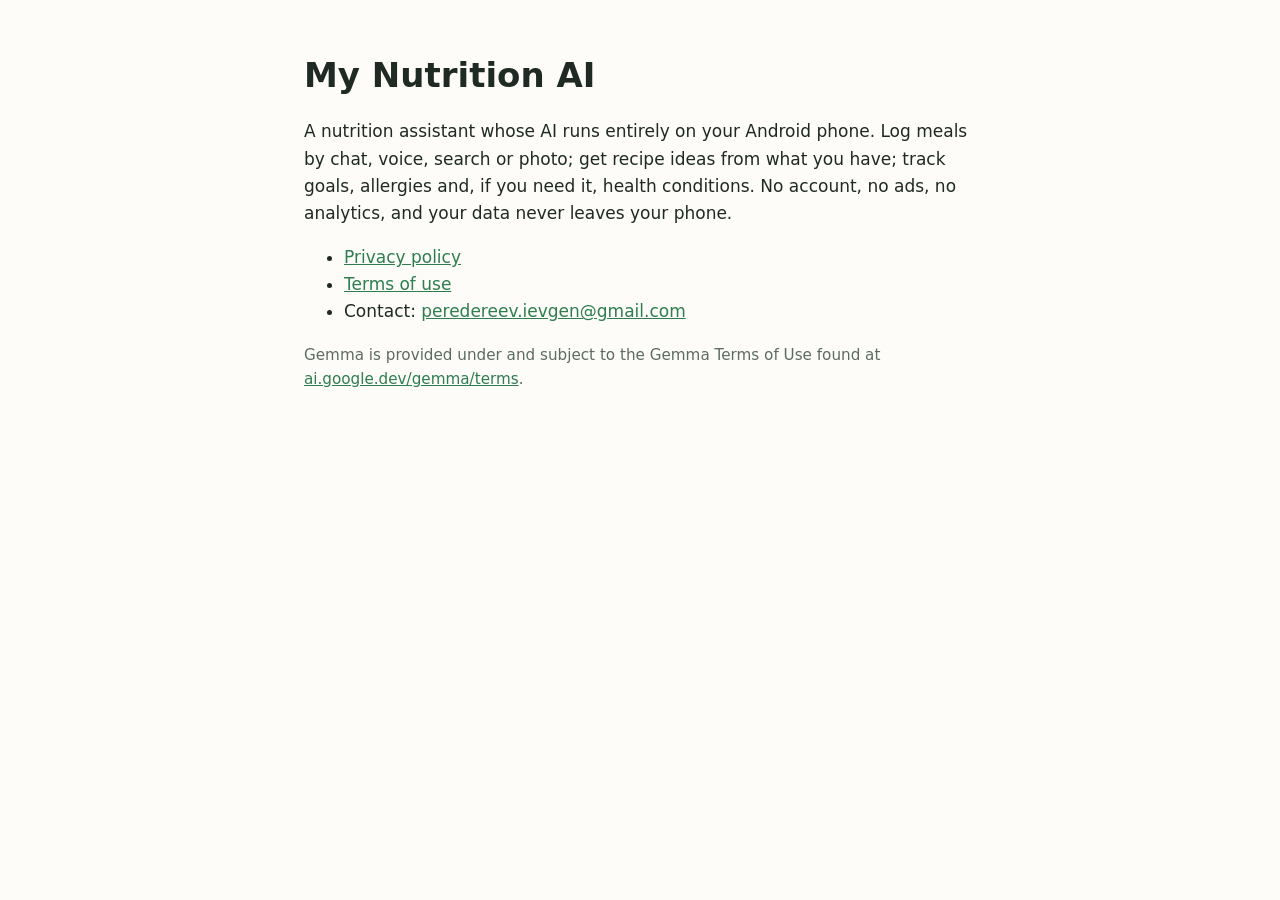
<file: site/index.html>
<!doctype html>
<html lang="en">
<head>
<meta charset="utf-8">
<meta name="viewport" content="width=device-width, initial-scale=1">
<title>My Nutrition AI</title>
<link rel="stylesheet" href="style.css">
</head>
<body>
<main>
<h1>My Nutrition AI</h1>
<p>A nutrition assistant whose AI runs entirely on your Android phone. Log meals by chat, voice, search
or photo; get recipe ideas from what you have; track goals, allergies and, if you need it, health
conditions. No account, no ads, no analytics, and your data never leaves your phone.</p>
<ul>
  <li><a href="privacy.html">Privacy policy</a></li>
  <li><a href="terms.html">Terms of use</a></li>
  <li>Contact: <a href="mailto:peredereev.ievgen@gmail.com">peredereev.ievgen@gmail.com</a></li>
</ul>
<p class="muted">Gemma is provided under and subject to the Gemma Terms of Use found at
<a href="https://ai.google.dev/gemma/terms">ai.google.dev/gemma/terms</a>.</p>
</main>
</body>
</html>
</file>
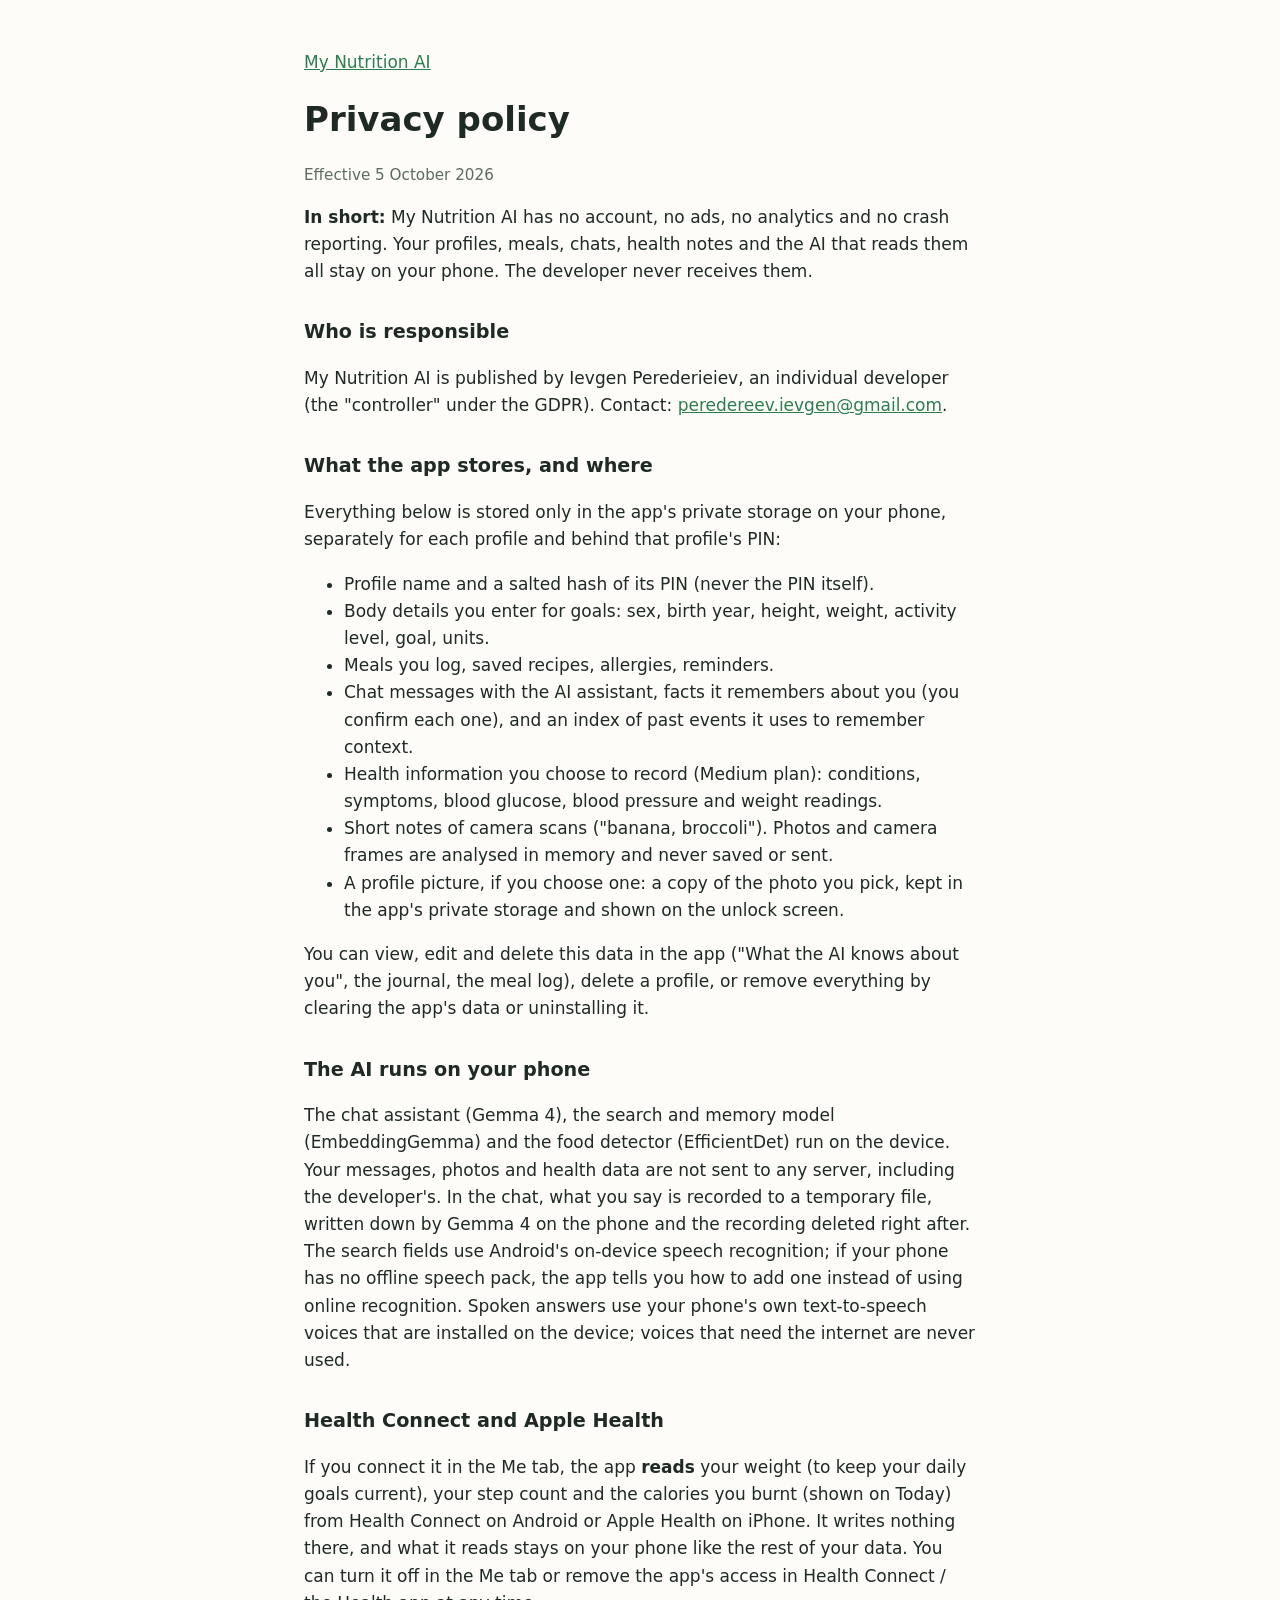
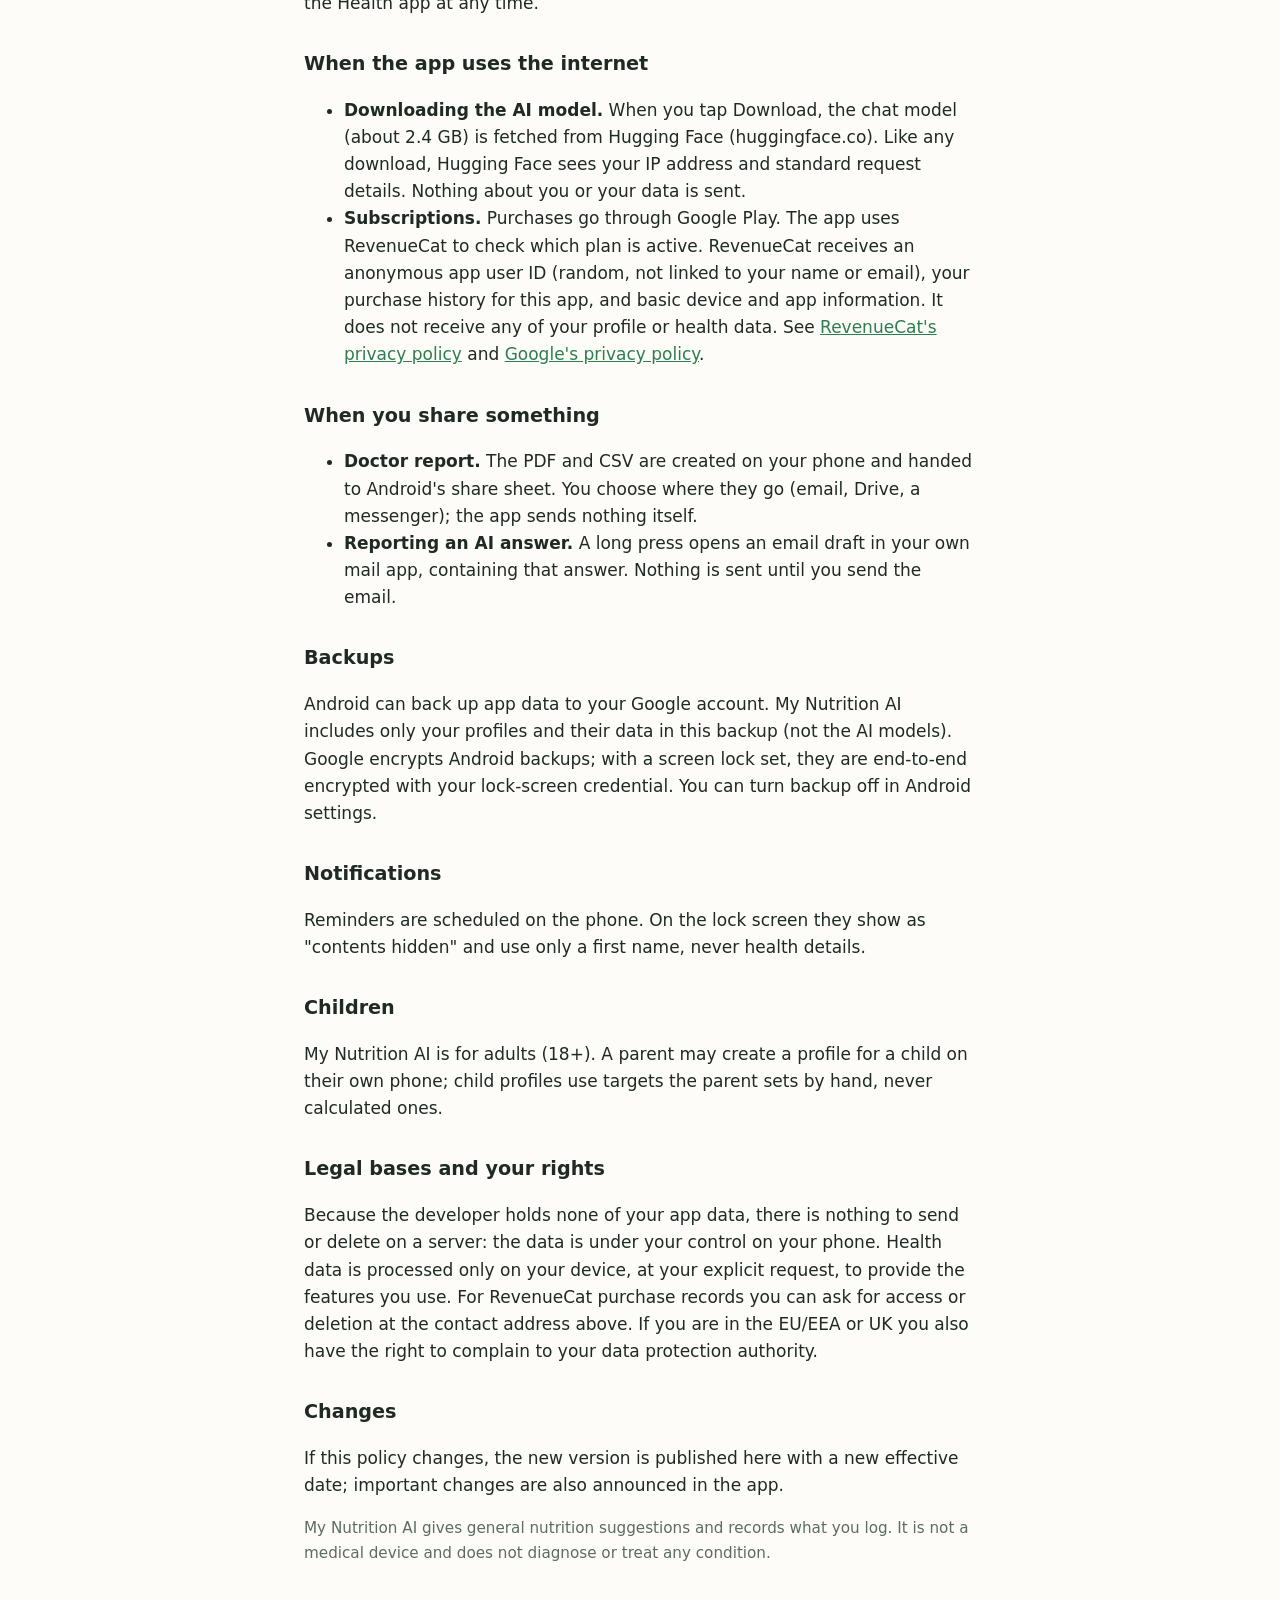
<file: site/privacy.html>
<!doctype html>
<html lang="en">
<head>
<meta charset="utf-8">
<meta name="viewport" content="width=device-width, initial-scale=1">
<title>My Nutrition AI privacy policy</title>
<link rel="stylesheet" href="style.css">
</head>
<body>
<main>
<p><a href="index.html">My Nutrition AI</a></p>
<h1>Privacy policy</h1>
<p class="muted">Effective 5 October 2026</p>

<p><strong>In short:</strong> My Nutrition AI has no account, no ads, no analytics and no crash reporting. Your
profiles, meals, chats, health notes and the AI that reads them all stay on your phone. The developer
never receives them.</p>

<h2>Who is responsible</h2>
<p>My Nutrition AI is published by Ievgen Perederieiev, an individual developer (the "controller" under the
GDPR). Contact: <a href="mailto:peredereev.ievgen@gmail.com">peredereev.ievgen@gmail.com</a>.</p>

<h2>What the app stores, and where</h2>
<p>Everything below is stored only in the app's private storage on your phone, separately for each profile
and behind that profile's PIN:</p>
<ul>
  <li>Profile name and a salted hash of its PIN (never the PIN itself).</li>
  <li>Body details you enter for goals: sex, birth year, height, weight, activity level, goal, units.</li>
  <li>Meals you log, saved recipes, allergies, reminders.</li>
  <li>Chat messages with the AI assistant, facts it remembers about you (you confirm each one), and an
      index of past events it uses to remember context.</li>
  <li>Health information you choose to record (Medium plan): conditions, symptoms, blood glucose, blood
      pressure and weight readings.</li>
  <li>Short notes of camera scans ("banana, broccoli"). Photos and camera frames are analysed in memory and
      never saved or sent.</li>
  <li>A profile picture, if you choose one: a copy of the photo you pick, kept in the app's private storage and
      shown on the unlock screen.</li>
</ul>
<p>You can view, edit and delete this data in the app ("What the AI knows about you", the journal, the meal
log), delete a profile, or remove everything by clearing the app's data or uninstalling it.</p>

<h2>The AI runs on your phone</h2>
<p>The chat assistant (Gemma 4), the search and memory model (EmbeddingGemma) and the food detector
(EfficientDet) run on the device. Your messages, photos and health data are not sent to any server,
including the developer's. In the chat, what you say is recorded to a temporary file, written down by Gemma 4
on the phone and the recording deleted right after. The search fields use Android's on-device speech
recognition; if your phone has no offline speech pack, the app tells you how to add one instead of using
online recognition. Spoken answers use your phone's own text-to-speech voices that are installed on the
device; voices that need the internet are never used.</p>

<h2>Health Connect and Apple Health</h2>
<p>If you connect it in the Me tab, the app <strong>reads</strong> your weight (to keep your daily goals
current), your step count and the calories you burnt (shown on Today) from Health Connect on Android or Apple Health on iPhone.
It writes nothing there, and what it reads stays on your phone like the rest of your data. You can turn
it off in the Me tab or remove the app's access in Health Connect / the Health app at any time.</p>

<h2>When the app uses the internet</h2>
<ul>
  <li><strong>Downloading the AI model.</strong> When you tap Download, the chat model (about 2.4 GB) is
      fetched from Hugging Face (huggingface.co). Like any download, Hugging Face sees your IP address and
      standard request details. Nothing about you or your data is sent.</li>
  <li><strong>Subscriptions.</strong> Purchases go through Google Play. The app uses RevenueCat to check
      which plan is active. RevenueCat receives an anonymous app user ID (random, not linked to your name
      or email), your purchase history for this app, and basic device and app information. It does not
      receive any of your profile or health data. See
      <a href="https://www.revenuecat.com/privacy">RevenueCat's privacy policy</a> and
      <a href="https://policies.google.com/privacy">Google's privacy policy</a>.</li>
</ul>

<h2>When you share something</h2>
<ul>
  <li><strong>Doctor report.</strong> The PDF and CSV are created on your phone and handed to Android's
      share sheet. You choose where they go (email, Drive, a messenger); the app sends nothing itself.</li>
  <li><strong>Reporting an AI answer.</strong> A long press opens an email draft in your own mail app,
      containing that answer. Nothing is sent until you send the email.</li>
</ul>

<h2>Backups</h2>
<p>Android can back up app data to your Google account. My Nutrition AI includes only your profiles and their
data in this backup (not the AI models). Google encrypts Android backups; with a screen lock set, they are
end-to-end encrypted with your lock-screen credential. You can turn backup off in Android settings.</p>

<h2>Notifications</h2>
<p>Reminders are scheduled on the phone. On the lock screen they show as "contents hidden" and use only a
first name, never health details.</p>

<h2>Children</h2>
<p>My Nutrition AI is for adults (18+). A parent may create a profile for a child on their own phone; child
profiles use targets the parent sets by hand, never calculated ones.</p>

<h2>Legal bases and your rights</h2>
<p>Because the developer holds none of your app data, there is nothing to send or delete on a server: the
data is under your control on your phone. Health data is processed only on your device, at your explicit
request, to provide the features you use. For RevenueCat purchase records you can ask for access or
deletion at the contact address above. If you are in the EU/EEA or UK you also have the right to complain
to your data protection authority.</p>

<h2>Changes</h2>
<p>If this policy changes, the new version is published here with a new effective date; important changes
are also announced in the app.</p>

<p class="muted">My Nutrition AI gives general nutrition suggestions and records what you log. It is not a
medical device and does not diagnose or treat any condition.</p>
</main>
</body>
</html>
</file>
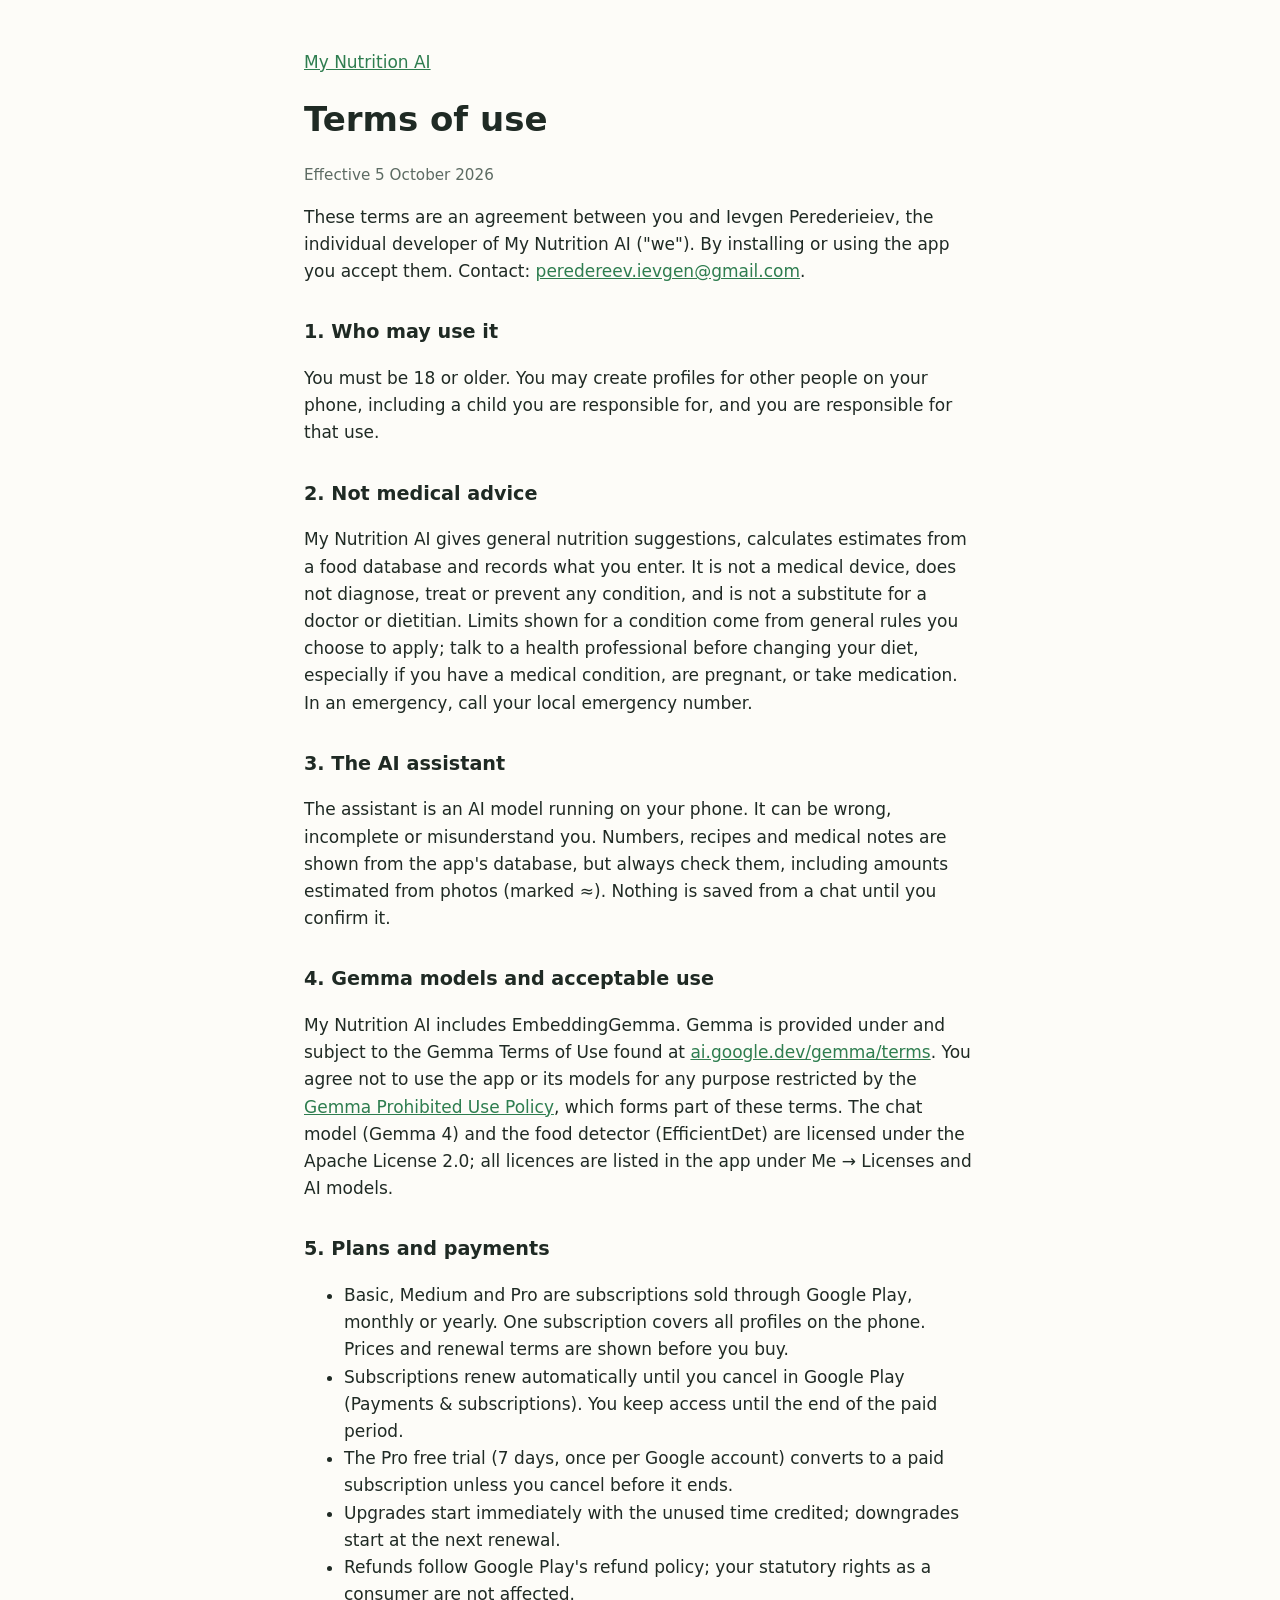
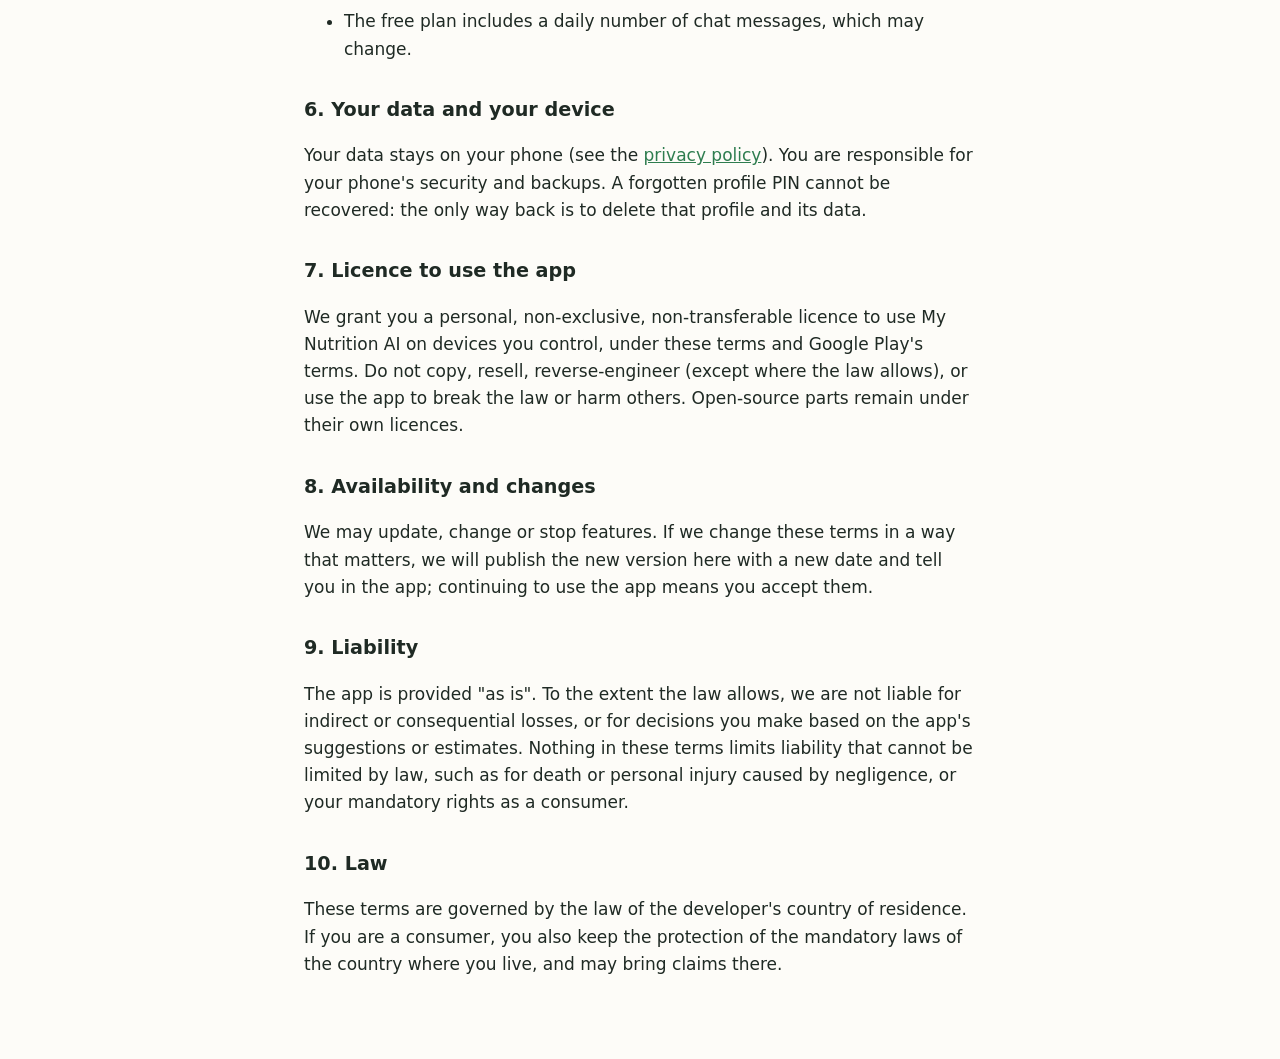
<file: site/terms.html>
<!doctype html>
<html lang="en">
<head>
<meta charset="utf-8">
<meta name="viewport" content="width=device-width, initial-scale=1">
<title>My Nutrition AI terms of use</title>
<link rel="stylesheet" href="style.css">
</head>
<body>
<main>
<p><a href="index.html">My Nutrition AI</a></p>
<h1>Terms of use</h1>
<p class="muted">Effective 5 October 2026</p>

<p>These terms are an agreement between you and Ievgen Perederieiev, the individual developer of
My Nutrition AI ("we"). By installing or using the app you accept them. Contact:
<a href="mailto:peredereev.ievgen@gmail.com">peredereev.ievgen@gmail.com</a>.</p>

<h2>1. Who may use it</h2>
<p>You must be 18 or older. You may create profiles for other people on your phone, including a child you
are responsible for, and you are responsible for that use.</p>

<h2>2. Not medical advice</h2>
<p>My Nutrition AI gives general nutrition suggestions, calculates estimates from a food database and records
what you enter. It is not a medical device, does not diagnose, treat or prevent any condition, and is not a
substitute for a doctor or dietitian. Limits shown for a condition come from general rules you choose to
apply; talk to a health professional before changing your diet, especially if you have a medical
condition, are pregnant, or take medication. In an emergency, call your local emergency number.</p>

<h2>3. The AI assistant</h2>
<p>The assistant is an AI model running on your phone. It can be wrong, incomplete or misunderstand you.
Numbers, recipes and medical notes are shown from the app's database, but always check them, including
amounts estimated from photos (marked ≈). Nothing is saved from a chat until you confirm it.</p>

<h2>4. Gemma models and acceptable use</h2>
<p>My Nutrition AI includes EmbeddingGemma. Gemma is provided under and subject to the Gemma Terms of Use found
at <a href="https://ai.google.dev/gemma/terms">ai.google.dev/gemma/terms</a>. You agree not to use the app
or its models for any purpose restricted by the
<a href="https://ai.google.dev/gemma/prohibited_use_policy">Gemma Prohibited Use Policy</a>, which forms part
of these terms. The chat model (Gemma 4) and the food detector (EfficientDet) are licensed under the Apache
License 2.0; all licences are listed in the app under Me → Licenses and AI models.</p>

<h2>5. Plans and payments</h2>
<ul>
  <li>Basic, Medium and Pro are subscriptions sold through Google Play, monthly or yearly. One subscription
      covers all profiles on the phone. Prices and renewal terms are shown before you buy.</li>
  <li>Subscriptions renew automatically until you cancel in Google Play (Payments &amp; subscriptions). You
      keep access until the end of the paid period.</li>
  <li>The Pro free trial (7 days, once per Google account) converts to a paid subscription unless you
      cancel before it ends.</li>
  <li>Upgrades start immediately with the unused time credited; downgrades start at the next renewal.</li>
  <li>Refunds follow Google Play's refund policy; your statutory rights as a consumer are not affected.</li>
  <li>The free plan includes a daily number of chat messages, which may change.</li>
</ul>

<h2>6. Your data and your device</h2>
<p>Your data stays on your phone (see the <a href="privacy.html">privacy policy</a>). You are responsible for
your phone's security and backups. A forgotten profile PIN cannot be recovered: the only way back is to
delete that profile and its data.</p>

<h2>7. Licence to use the app</h2>
<p>We grant you a personal, non-exclusive, non-transferable licence to use My Nutrition AI on devices you control,
under these terms and Google Play's terms. Do not copy, resell, reverse-engineer (except where the law
allows), or use the app to break the law or harm others. Open-source parts remain under their own licences.</p>

<h2>8. Availability and changes</h2>
<p>We may update, change or stop features. If we change these terms in a way that matters, we will publish
the new version here with a new date and tell you in the app; continuing to use the app means you accept
them.</p>

<h2>9. Liability</h2>
<p>The app is provided "as is". To the extent the law allows, we are not liable for indirect or
consequential losses, or for decisions you make based on the app's suggestions or estimates. Nothing in
these terms limits liability that cannot be limited by law, such as for death or personal injury caused by
negligence, or your mandatory rights as a consumer.</p>

<h2>10. Law</h2>
<!-- TODO(owner): name the governing law and courts (the developer's country of residence). -->
<p>These terms are governed by the law of the developer's country of residence. If you are a consumer, you
also keep the protection of the mandatory laws of the country where you live, and may bring claims there.</p>
</main>
</body>
</html>
</file>
<file: site/style.css>
:root { --bg: #fdfcf8; --fg: #1f2a24; --muted: #5d6b63; --link: #2e7d4f; }
@media (prefers-color-scheme: dark) { :root { --bg: #141a17; --fg: #e8eee9; --muted: #a3b0a8; --link: #7ccf9c; } }
body { margin: 0; background: var(--bg); color: var(--fg); font: 17px/1.6 system-ui, sans-serif; }
main { max-width: 42rem; margin: 0 auto; padding: 2rem 16px 4rem; }
h1 { line-height: 1.2; } h2 { margin-top: 2rem; font-size: 1.2rem; }
a { color: var(--link); }
.muted { color: var(--muted); font-size: .95rem; }
</file>
